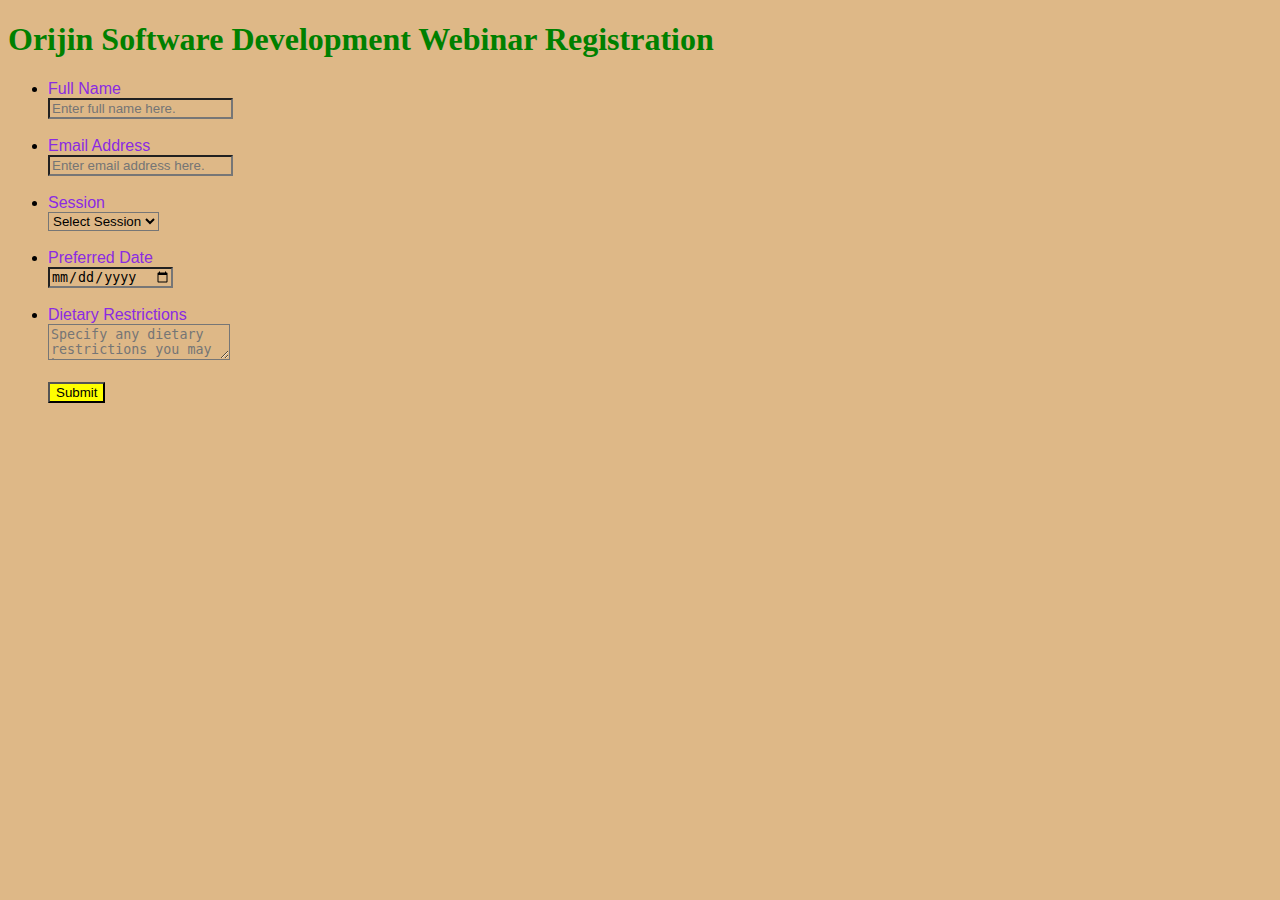
<file: Challenges/Challenge 1 (Registration Form)/index.html>
<!DOCTYPE html>
<html lang="en">
  <head>
    <meta charset="UTF-8" />
    <meta name="viewport" content="width=device-width, initial-scale=1.0" />
    <title>Event Registration</title>
    <link rel="stylesheet" href="./style.css" />
  </head>
  <body>
    <div>
      <div>
        <h1>Orijin Software Development Webinar Registration</h1>
      </div>

      <!-- Questions -->
      <form>
        <ul>
          <!-- Full Name -->
          <div>
            <li>
              <div>
                <label for="fullname" class="label">Full Name</label>
              </div>

              <div>
                <input
                  type="text"
                  id="fullname"
                  name="fullname"
                  placeholder="Enter full name here."
                  required
                />
              </div>
            </li>
          </div>
          <br />

          <!-- Email Address-->
          <div>
            <li>
              <div>
                <label for="email" class="label">Email Address</label>
              </div>

              <div>
                <input
                  type="email"
                  id="email"
                  name="email"
                  placeholder="Enter email address here."
                  required
                />
              </div>
            </li>
          </div>
          <br />

          <!-- Session -->
          <div>
            <li>
              <div>
                <label for="session" class="label">Session</label>
              </div>

              <div>
                <select id="session" name="session" required>
                  <option value="" disabled selected>Select Session</option>
                  <option value="html">HTML</option>
                  <option value="css">CSS</option>
                  <option value="javascript">Javascript</option>
                  <option value="python">Python</option>
                  <option value="c++">C++</option>
                </select>
              </div>
            </li>
          </div>
          <br />

          <!-- Preferred Date-->
          <div>
            <li>
              <div>
                <label for="preferred-date" class="label">Preferred Date</label>
              </div>

              <div>
                <input
                  type="date"
                  id="preferred-date"
                  name="preferred-date"
                  required
                />
              </div>
            </li>
          </div>
          <br />

          <!-- Dietary Restrictions-->
          <div>
            <li>
              <div>
                <label for="dietary-restrictions" class="label"
                  >Dietary Restrictions</label
                >
              </div>

              <div>
                <textarea
                  id="dietary-restrictions"
                  name="dietary-restrictions"
                  placeholder="Specify any dietary restrictions you may have"
                  required
                ></textarea>
              </div>
            </li>
          </div>
          <br />

          <!-- Submit -->
          <div>
            <button type="submit" class="button">Submit</button>
          </div>
        </ul>
      </form>
    </div>
  </body>
</html>
</file>
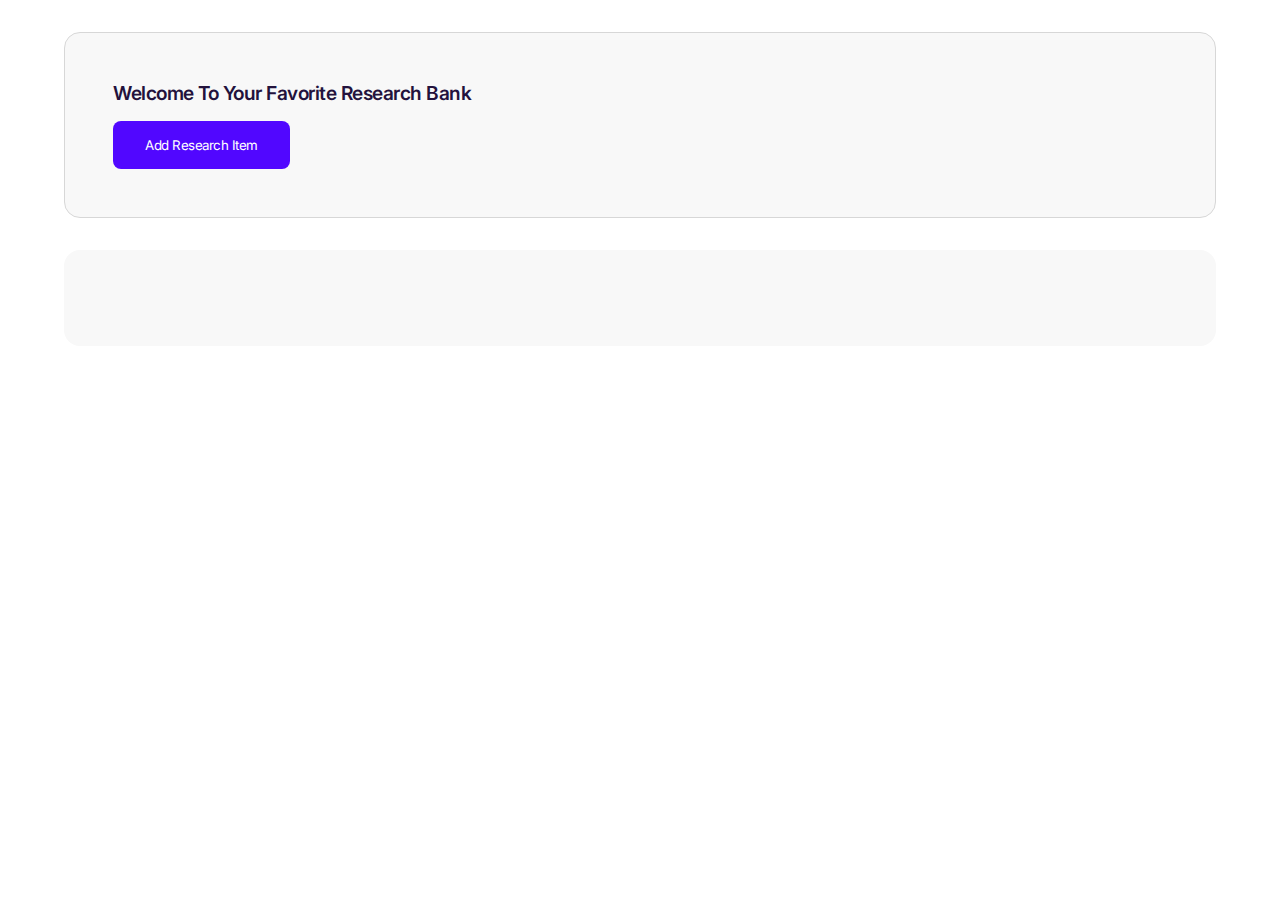
<file: Tasks/Research Bank/index.html>
<!DOCTYPE html>
<html lang="en">

<head>
    <meta charset="UTF-8">
    <meta name="viewport" content="width=device-width, initial-scale=1.0">
    <title>Research Bank</title>
    <link rel="stylesheet" href="./style.css">
    <link rel="stylesheet" href="https://cdnjs.cloudflare.com/ajax/libs/font-awesome/6.6.0/css/all.min.css"
        integrity="sha512-Kc323vGBEqzTmouAECnVceyQqyqdsSiqLQISBL29aUW4U/M7pSPA/gEUZQqv1cwx4OnYxTxve5UMg5GT6L4JJg=="
        crossorigin="anonymous" referrerpolicy="no-referrer" />
</head>

<body>


    <div class="first-section">
        <div class="top-text-container">
            <p>Welcome To Your Favorite Research Bank</p>
        </div>

        <div class="add-button-container">
            <button id="add-button" type="button">Add Research Item</button>
        </div>
    </div>


    <div class="items-section" id="items-section">
        <!-- <div class="research-item">
            <div class="title-and-delete-container">
                <a href="#" target="_blank">Website For NASA Data</a>
                <i class="fa-solid fa-trash"></i>
            </div>

            <div class="description-of-item">
                <p>This website is for researching on UX Design principles. I love the way the research is done on the website</p>
            </div>
        </div> -->

        
    </div>


    <div class="modal-overlay" id="modal-overlay">
        <div class="modal">
            <div class="close-icon-container">
                <i class="fa-solid fa-x" id="close-icon"></i>
            </div>

            <div class="modal-title-container">
                <h3>Add Research Item</h3>
            </div>

            <div class="modal-form">
                <form id="form">
                    <div class="input-group">
                        <label for="name-of-item">Name Of Item</label>
                        <input type="text" name="name-of-item" id="name-of-item"
                            placeholder="Data Analysis Website For Engineers">
                    </div>

                    <div class="input-group">
                        <label for="link-to-item">Link To Item</label>
                        <input type="text" name="link-to-item" id="link-to-item" placeholder="e.g www.item.com">
                    </div>

                    <div class="input-group">
                        <label for="description-of-item">Decription Of Item</label>
                        <textarea name="description-of-item" id="description-of-item"
                            placeholder="Enter Description"></textarea>
                    </div>

                    <div class="form-button-container">
                        <button type="submit" id="submitButton" class="form-button">Add Research Item</button>
                    </div>

                </form>
            </div>
        </div>
    </div>


    <script src="./index.js"></script>
</body>

</html>
</file>
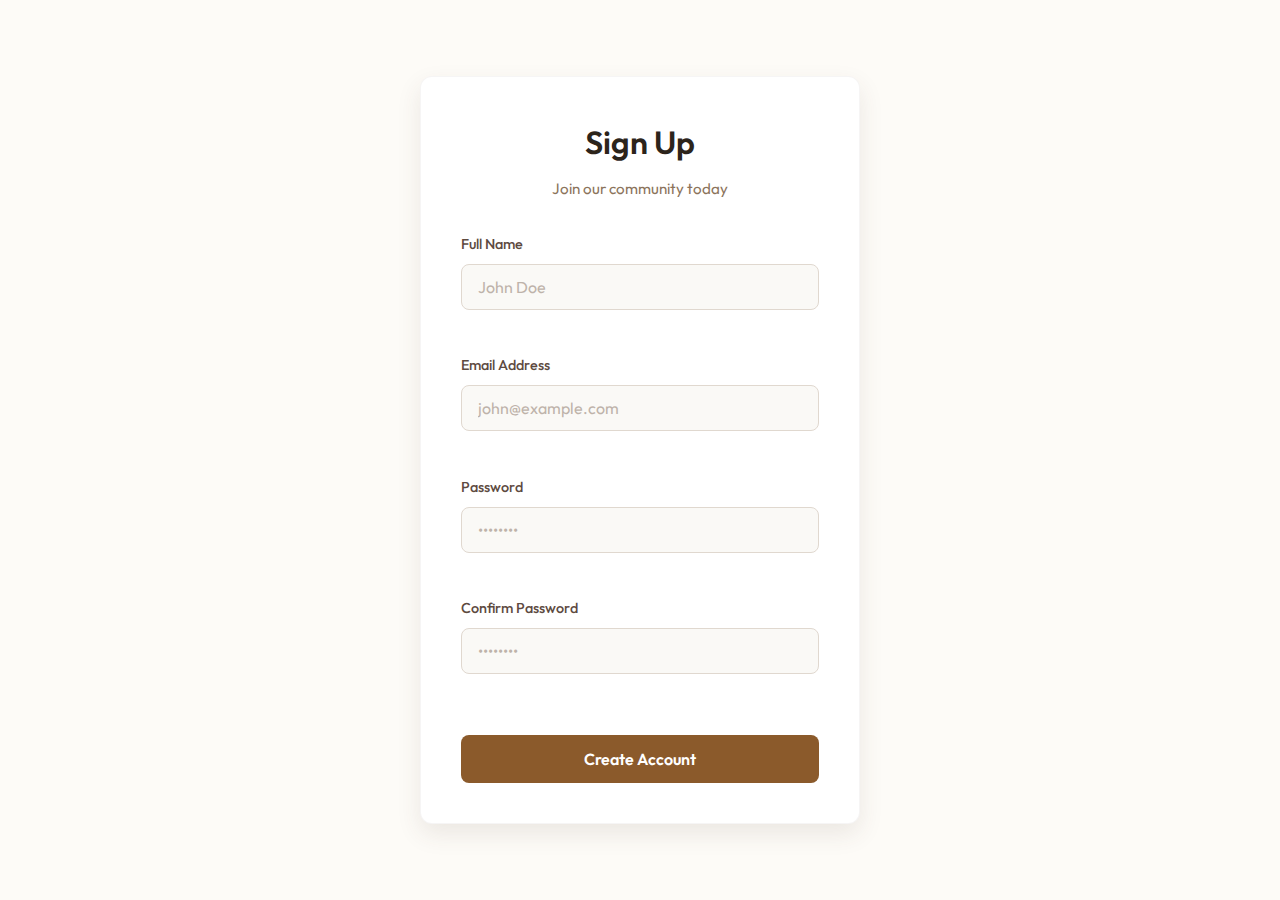
<file: Tasks/Sign-Up Form/index.html>
<!DOCTYPE html>
<html lang="en">
<head>
    <meta charset="UTF-8">
    <meta name="viewport" content="width=device-width, initial-scale=1.0">
    <title>Osas Signup Form</title>
    <link rel="stylesheet" href="style.css">
    <link rel="preconnect" href="https://fonts.googleapis.com">
    <link rel="preconnect" href="https://fonts.gstatic.com" crossorigin>
    <link href="https://fonts.googleapis.com/css2?family=Outfit:wght@300;400;500;600&display=swap" rel="stylesheet">
</head>
<body>
    <div class="container">
        <div class="form-wrapper">
            <h1>Sign Up</h1>
            <p class="subtitle">Join our community today</p>
            
            <form id="signup-form" novalidate>
                <div class="input-group">
                    <label for="fullname">Full Name</label>
                    <input type="text" id="fullname" name="fullname" placeholder="John Doe" required>
                    <span class="error-message"></span>
                </div>

                <div class="input-group">
                    <label for="email">Email Address</label>
                    <input type="email" id="email" name="email" placeholder="john@example.com" required>
                    <span class="error-message"></span>
                </div>

                <div class="input-group">
                    <label for="password">Password</label>
                    <input type="password" id="password" name="password" placeholder="••••••••" required minlength="8">
                    <span class="error-message"></span>
                </div>

                <div class="input-group">
                    <label for="confirm-password">Confirm Password</label>
                    <input type="password" id="confirm-password" name="confirm-password" placeholder="••••••••" required>
                    <span class="error-message"></span>
                </div>

                <button type="submit" class="submit-btn">Create Account</button>
            </form>
        </div>
    </div>
    
    <script src="index.js"></script>
</body>
</html>
</file>
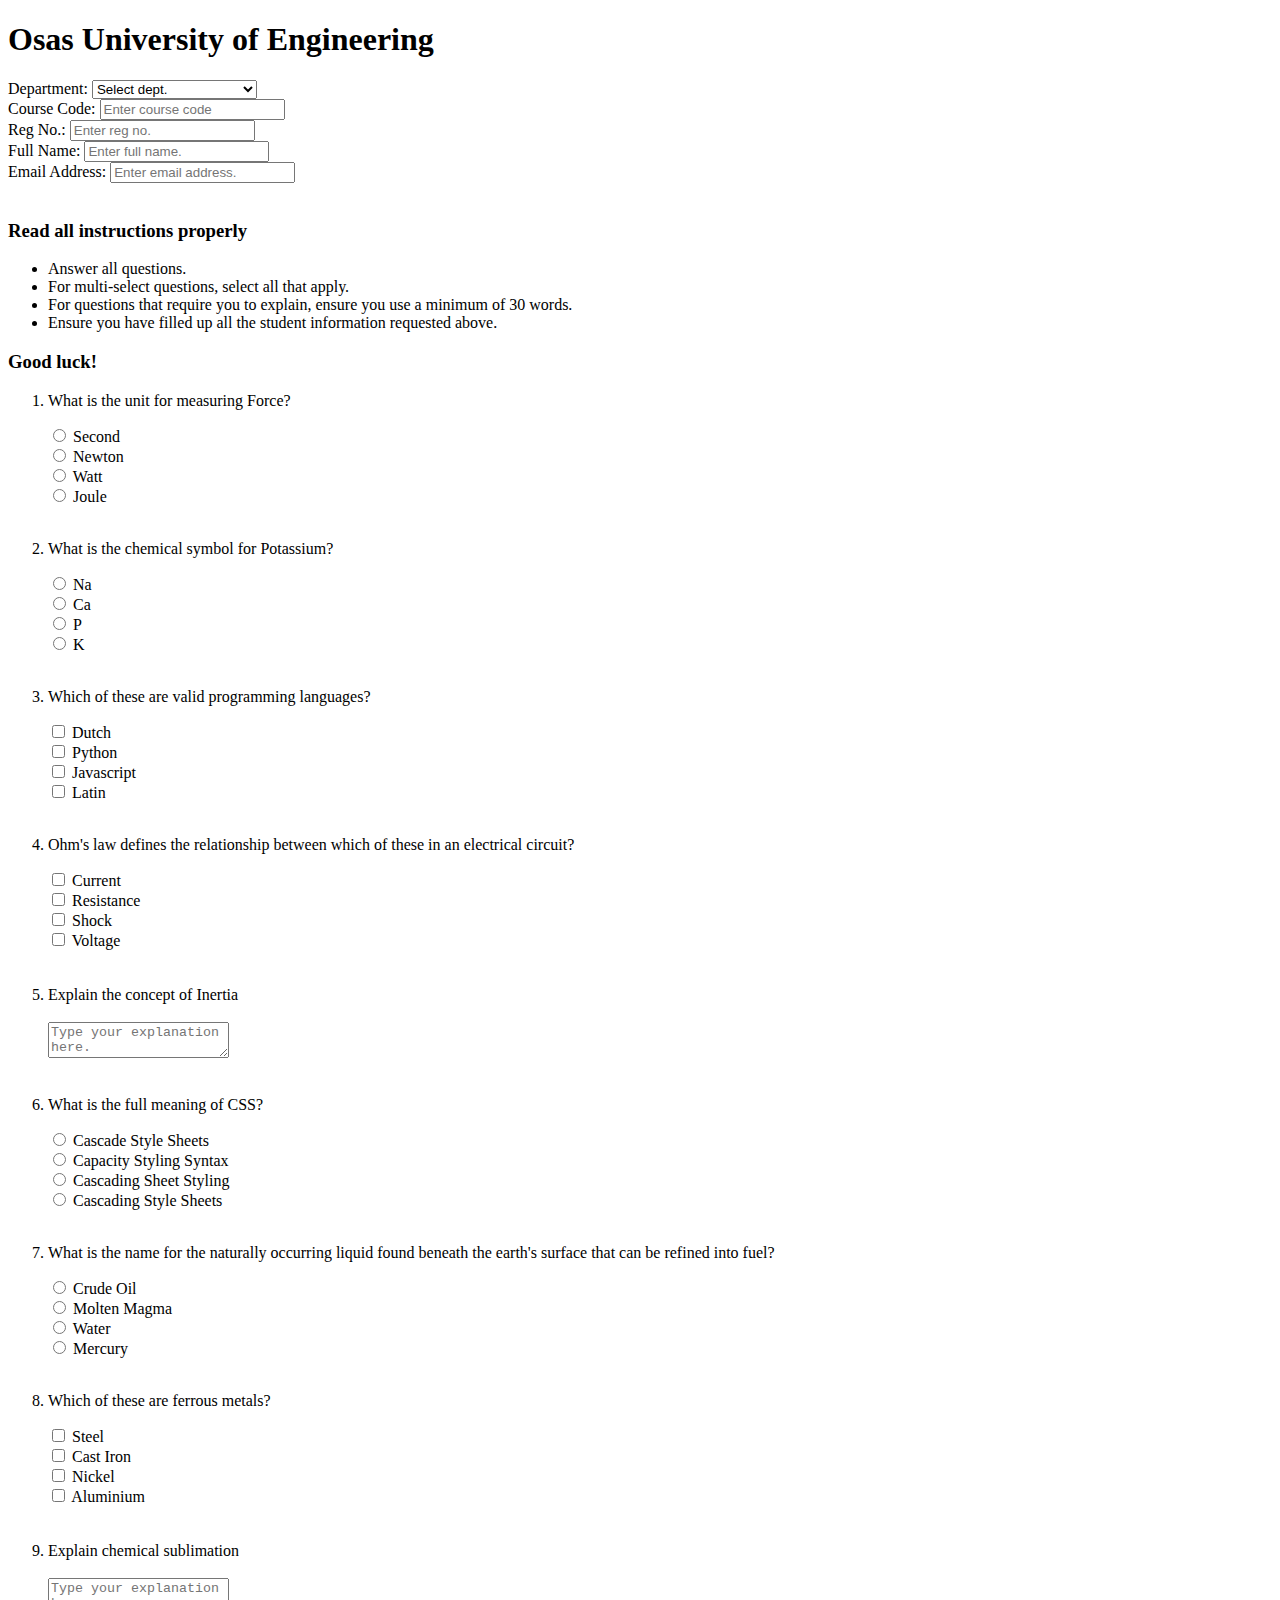
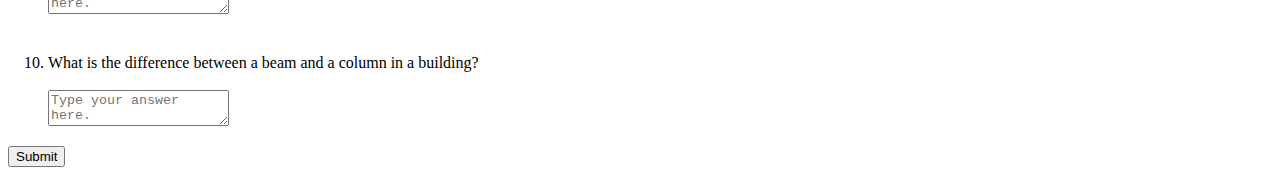
<file: Tasks/Task 2 (Exam Questions)/task-2.html>
<!DOCTYPE html>
<html lang="en">
  <head>
    <meta charset="UTF-8" />
    <meta name="viewport" content="width=device-width, initial-scale=1.0" />
    <title>Task 2</title>
  </head>
  <body>
    <div>
      <!-- The name of the school -->
      <div>
        <h1>Osas University of Engineering</h1>
      </div>

      <form>
        <!-- Container for the student information -->
        <div>
          <div>
            <label for="department">Department:</label>
            <select id="department" name="department" required>
              <option value="" disabled selected>Select dept.</option>
              <option value="computer-engineering">Computer Engineering</option>
              <option value="electrical-engineering">
                Electrical Engineering
              </option>
              <option value="civil-engineering">Civil Engineering</option>
              <option value="mechanical-engineering">
                Mechanical Engineering
              </option>
              <option value="petroleum-engineering">
                Petroleum Engineering
              </option>
            </select>
          </div>

          <div>
            <label for="course-code">Course Code:</label>
            <input
              type="text"
              id="course-code"
              name="course-code"
              placeholder="Enter course code"
              required
            />
          </div>

          <div>
            <label for="registration-number">Reg No.:</label>
            <input
              type="number"
              id="registration-number"
              name="registration-number"
              placeholder="Enter reg no."
              required
            />
          </div>

          <div>
            <label for="fullname">Full Name:</label>
            <input
              type="text"
              id="fullname"
              name="fullname"
              placeholder="Enter full name."
              required
            />
          </div>

          <div>
            <label for="email">Email Address:</label>
            <input
              type="email"
              id="email"
              name="email-address"
              placeholder="Enter email address."
              required
            />
          </div>
        </div>
        <br />

        <!-- Container for the instructions -->
        <div>
          <div>
            <h3>Read all instructions properly</h3>
          </div>
          <div>
            <ul>
              <li>Answer all questions.</li>
              <li>For multi-select questions, select all that apply.</li>
              <li>
                For questions that require you to explain, ensure you use a
                minimum of 30 words.
              </li>
              <li>
                Ensure you have filled up all the student information requested
                above.
              </li>
            </ul>
          </div>
        </div>

        <div>
          <h3>Good luck!</h3>
        </div>

        <!-- Container for the questions -->
        <div>
          <ol>
            <!-- Question 1 -->
            <li>
              <div>
                <p>What is the unit for measuring Force?</p>
              </div>

              <div>
                <input
                  type="radio"
                  id="second"
                  name="question-1"
                  value="second"
                />
                <label for="second">Second</label>
              </div>

              <div>
                <input
                  type="radio"
                  id="newton"
                  name="question-1"
                  value="newton"
                />
                <label for="newton">Newton</label>
              </div>

              <div>
                <input type="radio" id="watt" name="question-1" value="watt" />
                <label for="watt">Watt</label>
              </div>

              <div>
                <input
                  type="radio"
                  id="joule"
                  name="question-1"
                  value="joule"
                />
                <label for="joule">Joule</label>
              </div>
            </li>
            <br />

            <!-- Question 2 -->
            <li>
              <div>
                <p>What is the chemical symbol for Potassium?</p>
              </div>

              <div>
                <input type="radio" id="na" name="question-2" value="na" />
                <label for="na">Na</label>
              </div>

              <div>
                <input type="radio" id="ca" name="question-2" value="ca" />
                <label for="ca">Ca</label>
              </div>

              <div>
                <input type="radio" id="p" name="question-2" value="p" />
                <label for="p">P</label>
              </div>

              <div>
                <input type="radio" id="k" name="question-2" value="k" />
                <label for="k">K</label>
              </div>
            </li>
            <br />

            <!-- Question 3 -->
            <li>
              <div>
                <p>Which of these are valid programming languages?</p>
              </div>

              <div>
                <input
                  type="checkbox"
                  id="dutch"
                  name="question-3"
                  value="dutch"
                />
                <label for="dutch">Dutch</label>
              </div>

              <div>
                <input
                  type="checkbox"
                  id="python"
                  name="question-3"
                  value="python"
                />
                <label for="python">Python</label>
              </div>

              <div>
                <input
                  type="checkbox"
                  id="javascript"
                  name="question-3"
                  value="javascript"
                />
                <label for="javascript">Javascript</label>
              </div>

              <div>
                <input
                  type="checkbox"
                  id="latin"
                  name="question-3"
                  value="latin"
                />
                <label for="latin">Latin</label>
              </div>
            </li>
            <br />

            <!-- Question 4 -->
            <li>
              <div>
                <p>
                  Ohm's law defines the relationship between which of these in
                  an electrical circuit?
                </p>
              </div>

              <div>
                <input
                  type="checkbox"
                  id="current"
                  name="question-4"
                  value="current"
                />
                <label for="current">Current</label>
              </div>

              <div>
                <input
                  type="checkbox"
                  id="resistance"
                  name="question-4"
                  value="resistance"
                />
                <label for="resistance">Resistance</label>
              </div>

              <div>
                <input
                  type="checkbox"
                  id="shock"
                  name="question-4"
                  value="shock"
                />
                <label for="shock">Shock</label>
              </div>

              <div>
                <input
                  type="checkbox"
                  id="voltage"
                  name="question-4"
                  value="voltage"
                />
                <label for="voltage">Voltage</label>
              </div>
            </li>
            <br /><br />

            <!-- Question 5 -->
            <li>
              <div>
                <label for="concept-of-inertia"
                  >Explain the concept of Inertia</label
                >
              </div>
              <br />

              <div>
                <textarea
                  id="concept-of-inertia"
                  name="question-5"
                  placeholder="Type your explanation here."
                ></textarea>
              </div>
            </li>
            <br />

            <!-- Question 6 -->
            <li>
              <div>
                <p>What is the full meaning of CSS?</p>
              </div>

              <div>
                <input
                  type="radio"
                  id="cascade-style-sheets"
                  name="question-6"
                  value="cascade-style-sheets"
                />
                <label for="cascade-style-sheets">Cascade Style Sheets</label>
              </div>

              <div>
                <input
                  type="radio"
                  id="capacity-styling-syntax"
                  name="question-6"
                  value="capacity-styling-syntax"
                />
                <label for="capacity-styling-syntax"
                  >Capacity Styling Syntax</label
                >
              </div>

              <div>
                <input
                  type="radio"
                  id="cascading-sheet-styling"
                  name="question-6"
                  value="cascading-sheet-styling"
                />
                <label for="cascading-sheet-styling"
                  >Cascading Sheet Styling</label
                >
              </div>

              <div>
                <input
                  type="radio"
                  id="cascading-style-sheets"
                  name="question-6"
                  value="cascading-style-sheets"
                />
                <label for="cascading-style-sheets"
                  >Cascading Style Sheets</label
                >
              </div>
            </li>
            <br />

            <!-- Question 7 -->
            <li>
              <div>
                <p>
                  What is the name for the naturally occurring liquid found
                  beneath the earth's surface that can be refined into fuel?
                </p>
              </div>

              <div>
                <input
                  type="radio"
                  id="crude-oil"
                  name="question-7"
                  value="crude-oil"
                />
                <label for="crude-oil">Crude Oil</label>
              </div>

              <div>
                <input
                  type="radio"
                  id="molten-magma"
                  name="question-7"
                  value="molten-magma"
                />
                <label for="molten-magma">Molten Magma</label>
              </div>

              <div>
                <input
                  type="radio"
                  id="water"
                  name="question-7"
                  value="water"
                />
                <label for="water">Water</label>
              </div>

              <div>
                <input
                  type="radio"
                  id="mercury"
                  name="question-7"
                  value="mercury"
                />
                <label for="mercury">Mercury</label>
              </div>
            </li>
            <br />

            <!-- Question 8 -->
            <li>
              <div>
                <p>Which of these are ferrous metals?</p>
              </div>

              <div>
                <input
                  type="checkbox"
                  id="steel"
                  name="question-8"
                  value="steel"
                />
                <label for="steel">Steel</label>
              </div>

              <div>
                <input
                  type="checkbox"
                  id="cast-iron"
                  name="question-8"
                  value="cast-iron"
                />
                <label for="cast-iron">Cast Iron</label>
              </div>

              <div>
                <input
                  type="checkbox"
                  id="nickel"
                  name="question-8"
                  value="nickel"
                />
                <label for="nickel">Nickel</label>
              </div>

              <div>
                <input
                  type="checkbox"
                  id="aluminium"
                  name="question-8"
                  value="aluminium"
                />
                <label for="aluminium">Aluminium</label>
              </div>
            </li>
            <br /><br />

            <!-- Question 9 -->
            <li>
              <div>
                <label for="chemical-sublimation"
                  >Explain chemical sublimation</label
                >
              </div>
              <br />

              <div>
                <textarea
                  id="chemical-sublimation"
                  name="question-9"
                  placeholder="Type your explanation here."
                ></textarea>
              </div>
            </li>
            <br /><br />

            <!-- Question 10 -->
            <li>
              <div>
                <label for="difference-between-beam-and-column"
                  >What is the difference between a beam and a column in a
                  building?</label
                >
              </div>
              <br />

              <div>
                <textarea
                  id="difference-between-beam-and-column"
                  name="question-10"
                  placeholder="Type your answer here."
                ></textarea>
              </div>
            </li>
          </ol>
        </div>

        <!-- Container for the submit button -->
        <div>
          <button type="submit">Submit</button>
        </div>
      </form>
    </div>
  </body>
</html>
</file>
<file: Challenges/Challenge 1 (Registration Form)/style.css>
h1 {
  color: green;
}

.label {
  color: blueviolet;
  font-family: Verdana, Geneva, Tahoma, sans-serif;
}

* {
  background-color: burlywood;
}

.button {
  background-color: yellow;
}
</file>
<file: Tasks/Research Bank/style.css>
@import url('https://fonts.googleapis.com/css2?family=Inter:wght@100..900&display=swap');

* {
    margin: 0;
    padding: 0;
    box-sizing: border-box;
    font-family: "Inter", sans-serif;
    letter-spacing: -0.5px;
}

.first-section {
    background-color: #f8f8f8;
    width: 90%;
    height: auto;
    margin: 2rem auto;
    padding: 3rem;
    display: flex;
    flex-direction: column;
    justify-content: start;
    align-items: start;
    row-gap: 1rem;
    border-radius: 1rem;
    border: 1px solid #d7d7d7;
}

.top-text-container {
    width: fit-content;
    height: auto;
}

.top-text-container p {
    font-size: 1.2rem;
    font-weight: 600;
    color: #23123d;
}

.add-button-container {
    width: fit-content;
    height: auto;
}

.add-button-container button {
    background-color: #5107FF;
    color: white;
    padding: 1rem 2rem;
    border: none;
    outline: none;
    border-radius: 0.5rem;
    cursor: pointer;
}

.items-section {
    width: 90%;
    height: auto;
    background-color: #f8f8f8;
    margin: 0 auto;
    padding: 3rem;
    border-radius: 1rem;
    display: flex;
    flex-direction: row;
    justify-content: start;
    align-items: stretch;
    column-gap: 1.5rem;
    flex-wrap: wrap;
    row-gap: 1.5rem;
}

.research-item {
    width: 30%;
    height: auto;
    background-color: white;
    padding: 1.2rem;
    border-radius: 0.5rem;
    border: 0.3px solid #d7d7d7;
    display: flex;
    flex-direction: column;
    justify-content: start;
    align-items: start;
    row-gap: 0.8rem;
    flex-grow: 1;
}

.title-and-delete-container {
    width: 100%;
    height: auto;
    display: flex;
    flex-direction: row;
    justify-content: space-between;
    align-items: center;
}

.title-and-delete-container a {
    text-decoration: none;
    font-weight: 600;
    color: #23123d;
}

.title-and-delete-container i {
    cursor: pointer;
    color: #8f8f95;
}

.description-of-item {
    width: 100%;
    height: auto;
}

.description-of-item p {
    font-size: 0.8rem;
    color: #444445;
}

.modal-overlay {
    background-color: rgba(0, 0, 0, 0.5);
    position: fixed;
    top: 0;
    right: 0;
    bottom: 0;
    left: 0;
    display: flex;
    flex-direction: row;
    justify-content: center;
    align-items: center;
    visibility: hidden;
}

.modal-overlay-visible {
    background-color: rgba(0, 0, 0, 0.5);
    position: fixed;
    top: 0;
    right: 0;
    bottom: 0;
    left: 0;
    display: flex;
    flex-direction: row;
    justify-content: center;
    align-items: center;
    visibility: visible;
}

.modal {
    background-color: white;
    padding: 1.5rem;
    border-radius: 1rem;
    width: 32%;
}

.close-icon-container {
    width: 100%;
    height: auto;
    display: flex;
    flex-direction: row;
    justify-content: end;
    align-items: center;
    padding: 1rem 0;
}

.close-icon-container i {
    cursor: pointer;
}

.modal-title-container {
    width: 100%;
    height: auto;
    text-align: center;
    padding: 1rem;
}

.modal-title-container h3 {
    font-size: 1rem;
}

.modal-form {
    width: 100%;
    height: auto;
}

form {
    width: 100%;
    height: auto;
    display: flex;
    flex-direction: column;
    justify-content: center;
    align-items: start;
    row-gap: 1rem;
}

.input-group {
    width: 100%;
    height: auto;
    display: flex;
    flex-direction: column;
    justify-content: center;
    align-items: start;
    row-gap: 0.25rem;
}

label {
    font-size: 0.8rem;
}

input {
    width: 100%;
    padding: 1rem 2rem 1rem 1rem;
    border-radius: 0.5rem;
    border: none;
    border: 1px solid #e3e3e3;
    outline: none;
}

input::placeholder {
    font-size: 0.75rem;
}

textarea {
    width: 100%;
    height: 5rem;
    border-radius: 0.5rem;
    border: none;
    border: 1px solid #e3e3e3;
    outline: none;
    padding: 0.5rem 0.5rem 0.5rem 1rem;
}

textarea::placeholder {
    font-size: 0.75rem;
}

.form-button-container {
    width: 100%;
    height: auto;
}

.form-button-container button {
    background-color: #5107FF;
    color: white;
    width: 100%;
    height: auto;
    padding: 1rem;
    outline: none;
    border: none;
    border-radius: 0.5rem;
    cursor: pointer;
    font-weight: 500;
}
</file>
<file: Tasks/Sign-Up Form/style.css>
/* Reset & Base Styles */
* {
    margin: 0;
    padding: 0;
    box-sizing: border-box;
}

body {
    font-family: 'Outfit', sans-serif;
    background-color: #fdfbf7; /* Off-white background */
    color: #4a3b32; /* Dark Brown text */
    display: flex;
    justify-content: center;
    align-items: center;
    min-height: 100vh;
    line-height: 1.6;
}

.container {
    width: 100%;
    max-width: 480px;
    padding: 20px;
}

.form-wrapper {
    background-color: #ffffff;
    padding: 40px;
    border-radius: 12px;
    box-shadow: 0 10px 25px rgba(74, 59, 50, 0.1); /* Brownish shadow */
    border: 1px solid rgba(74, 59, 50, 0.05);
}

h1 {
    font-size: 2rem;
    font-weight: 600;
    color: #2c241b; /* Darker brown for heading */
    margin-bottom: 0.5rem;
    text-align: center;
}

.subtitle {
    text-align: center;
    color: #8b735b; /* Medium brown for subtitle */
    margin-bottom: 2rem;
    font-size: 0.95rem;
}

.input-group {
    margin-bottom: 1.5rem;
    position: relative;
}

label {
    display: block;
    margin-bottom: 0.5rem;
    font-weight: 500;
    font-size: 0.9rem;
    color: #5d4a3f;
}

input {
    width: 100%;
    padding: 12px 16px;
    border: 1px solid #e0d8cf; /* Light brown border */
    border-radius: 8px;
    font-family: inherit;
    font-size: 1rem;
    color: #4a3b32;
    background-color: #faf9f6;
    transition: all 0.2s ease;
}

input:focus {
    outline: none;
    border-color: #8b5a2b; /* Brown focus border */
    background-color: #fff;
    box-shadow: 0 0 0 3px rgba(139, 90, 43, 0.1);
}

input::placeholder {
    color: #beb3aa;
}

/* Error States */
input.error {
    border-color: #d32f2f;
    background-color: #fff8f8;
}

input.success {
    border-color: #388e3c;
}

.error-message {
    display: block;
    color: #d32f2f;
    font-size: 0.8rem;
    margin-top: 5px;
    height: 1.2em; /* Reserve space */
    opacity: 0;
    transition: opacity 0.2s ease;
}

input.error + .error-message {
    opacity: 1;
}

.submit-btn {
    width: 100%;
    padding: 14px;
    background-color: #8b5a2b; /* Brown button */
    color: white;
    border: none;
    border-radius: 8px;
    font-family: inherit;
    font-size: 1rem;
    font-weight: 600;
    cursor: pointer;
    transition: background-color 0.2s ease, transform 0.1s ease;
    margin-top: 1rem;
}

.submit-btn:hover {
    background-color: #6d4621; /* Darker brown on hover */
}

.submit-btn:active {
    transform: scale(0.98);
}

/* Responsive adjustments */
@media (max-width: 480px) {
    .form-wrapper {
        padding: 30px 20px;
    }
}
</file>
